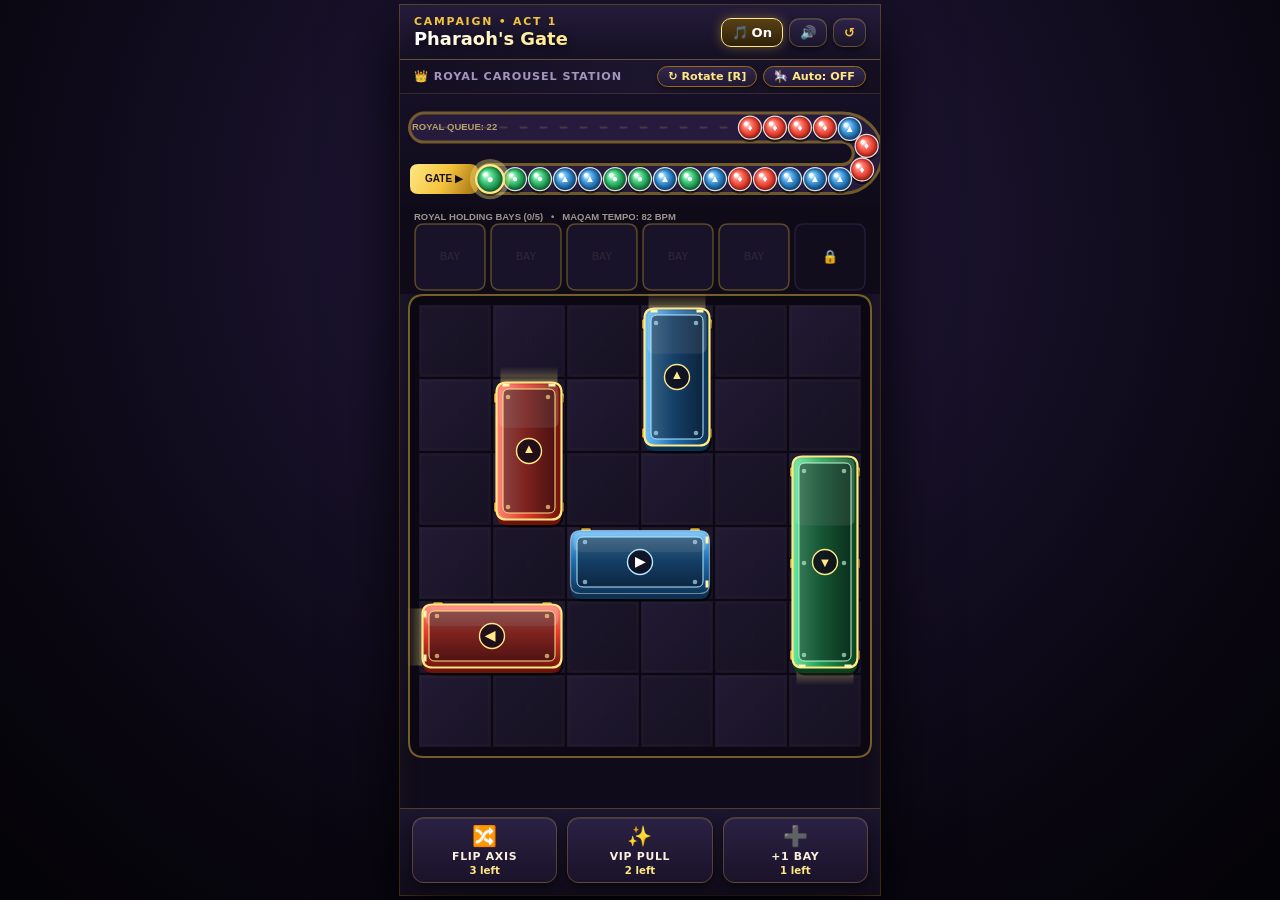
<file: carriage-out/index.html>
<!DOCTYPE html>
<html lang="en">
<head>
  <meta charset="UTF-8">
  <meta name="viewport" content="width=device-width, initial-scale=1.0, maximum-scale=1.0, user-scalable=no">
  <title>Carriage Out — Royal Pharaonic Edition</title>
  <link rel="stylesheet" href="./css/styles.css">
</head>
<body>
  <div id="game-container">
    <header class="royal-header">
      <div class="level-info">
        <span class="level-title" id="stage-indicator">Campaign • Act 1</span>
        <span class="level-name" id="level-title-text">Pharaoh's Gate</span>
      </div>
      <div class="controls-row">
        <button class="btn-icon active" id="btn-music" title="Toggle Pharaonic Soundtrack">
          🎵 <span id="music-lbl">On</span>
        </button>
        <button class="btn-icon" id="btn-sound" title="Toggle Sound FX">🔊</button>
        <button class="btn-icon" id="btn-restart" title="Restart Level">↺</button>
      </div>
    </header>

    <div class="station-bar">
      <span class="station-label">👑 ROYAL CAROUSEL STATION</span>
      <div class="station-actions">
        <button class="queue-btn" id="btn-rotate-queue" title="Cycle front passenger to back">↻ Rotate [R]</button>
        <button class="queue-btn" id="btn-auto-carousel" title="Toggle continuous conveyor">🎠 Auto: OFF</button>
      </div>
    </div>

    <div id="canvas-wrap">
      <canvas id="gameCanvas"></canvas>
    </div>

    <footer class="booster-dock">
      <button class="booster-btn" id="btn-shuffle">
        <span class="booster-icon">🔀</span>
        <span class="booster-name">Flip Axis</span>
        <span class="booster-count" id="count-shuffle">3 left</span>
      </button>
      <button class="booster-btn" id="btn-vip">
        <span class="booster-icon">✨</span>
        <span class="booster-name">VIP Pull</span>
        <span class="booster-count" id="count-vip">2 left</span>
      </button>
      <button class="booster-btn" id="btn-slot">
        <span class="booster-icon">➕</span>
        <span class="booster-name">+1 Bay</span>
        <span class="booster-count" id="count-slot">1 left</span>
      </button>
    </footer>

    <div class="overlay" id="modal-win">
      <div class="card">
        <div class="card-emblem">👑</div>
        <h2>ROYAL CLEAR!</h2>
        <p>Every royal chariot has departed the temple courtyard in triumph!</p>
        <button class="action-btn" id="btn-next-level">Next Royal Level →</button>
      </div>
    </div>

    <div class="overlay" id="modal-lose">
      <div class="card card-danger">
        <div class="card-emblem">⚠️</div>
        <h2>COURTYARD JAMMED!</h2>
        <p>All holding bays are occupied and the gate passenger cannot board.</p>
        <button class="action-btn" id="btn-retry-lose">Try Level Again ↺</button>
        <button class="action-btn secondary" id="btn-free-bay">+ Unlock Extra Bay & Continue</button>
      </div>
    </div>
  </div>

  <script type="module" src="./js/main.js"></script>
</body>
</html>
</file>
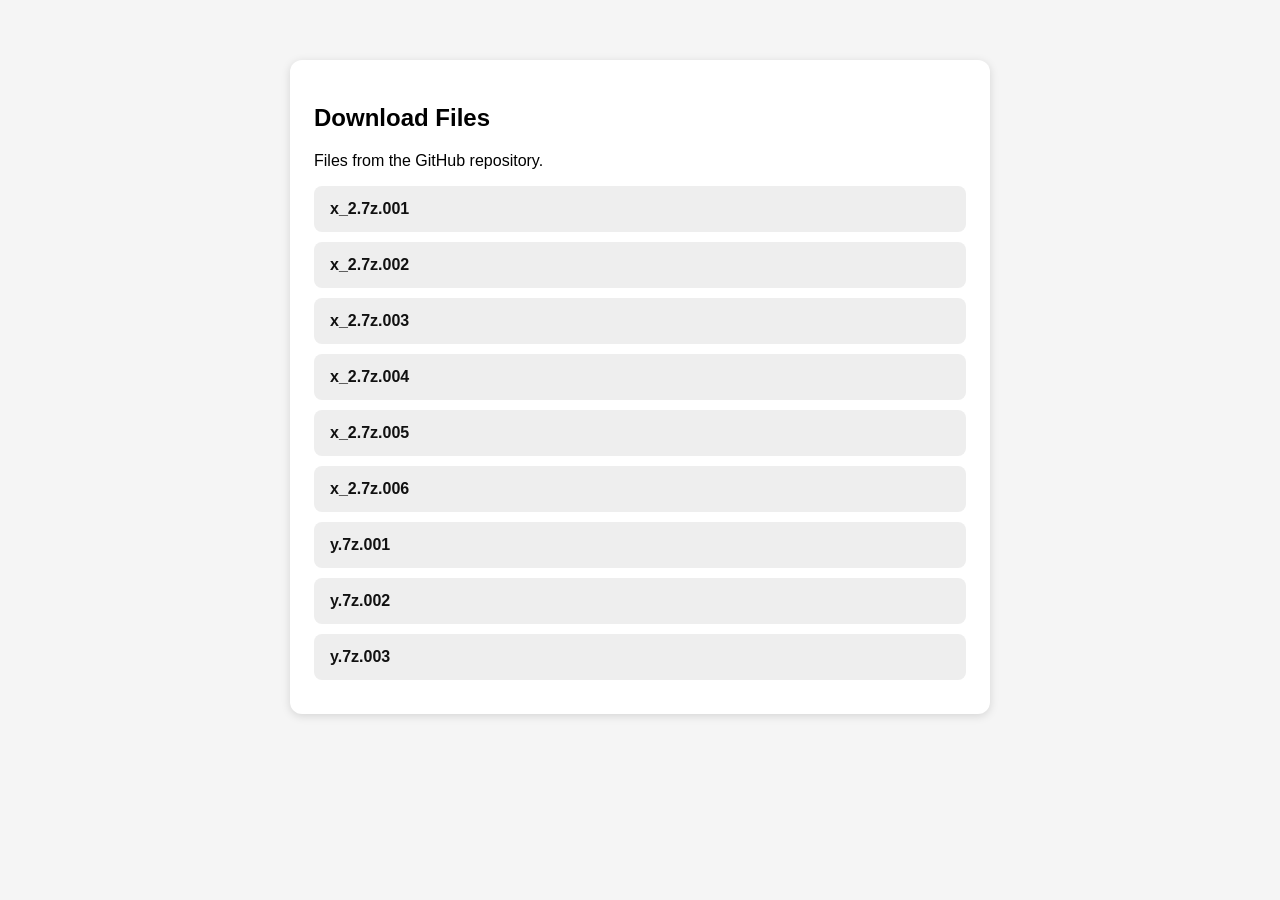
<file: down.html>
<!DOCTYPE html>
<html lang="en">
<head>
<meta charset="UTF-8">
<meta name="viewport" content="width=device-width, initial-scale=1.0">
<title>Download Files</title>
<style>
    body { font-family: Arial, sans-serif; max-width: 700px; margin: 40px auto; padding: 20px; background:#f5f5f5; }
    .card { background:white; padding:24px; border-radius:12px; box-shadow:0 2px 10px #0002; }
    a { display:block; padding:14px 16px; margin:10px 0; background:#eee; border-radius:8px;
        color:#111; text-decoration:none; font-weight:600; }
    a:hover { background:#ddd; }
</style>
</head>
<body>
<div class="card">
<h2>Download Files</h2>
<p>Files from the GitHub repository.</p>
    <a href="https://hossamfarg.github.io/x_2.7z.001" download>x_2.7z.001</a>
    <a href="https://hossamfarg.github.io/x_2.7z.002" download>x_2.7z.002</a>
    <a href="https://hossamfarg.github.io/x_2.7z.003" download>x_2.7z.003</a>
    <a href="https://hossamfarg.github.io/x_2.7z.004" download>x_2.7z.004</a>
    <a href="https://hossamfarg.github.io/x_2.7z.005" download>x_2.7z.005</a>
    <a href="https://hossamfarg.github.io/x_2.7z.006" download>x_2.7z.006</a>
    <a href="https://hossamfarg.github.io/y.7z.001" download>y.7z.001</a>
    <a href="https://hossamfarg.github.io/y.7z.002" download>y.7z.002</a>
    <a href="https://hossamfarg.github.io/y.7z.003" download>y.7z.003</a>
</div>
</body>
</html>
</file>
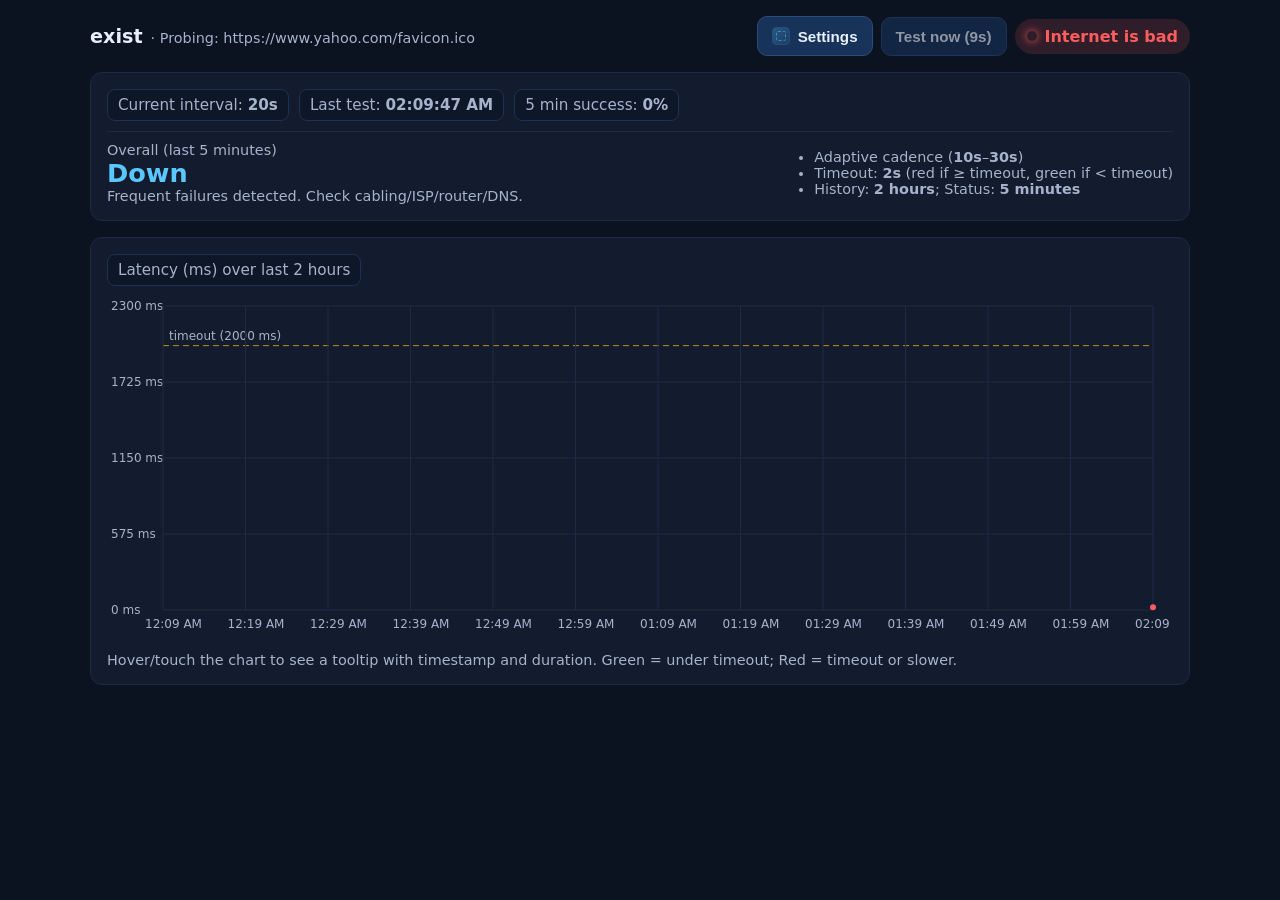
<file: exist.html>
<!DOCTYPE html>
<html lang="en">
<head>
  <meta charset="UTF-8" />
  <title>exist – Probe</title>
  <meta name="viewport" content="width=device-width, initial-scale=1" />
  <style>
    :root {
      --bg: #0b1220; --card: #131c2e; --text: #e8eefc; --muted: #a7b3cc;
      --ok: #21c16b; --warn: #ffb703; --bad: #ff5d5d; --accent: #5ac8ff;
      --grid: #1f2a44; --border: #1e2840;
      --tooltip-bg: #0e1728; --tooltip-border: #203055;
      --btn-bg: #17335a; --btn-border: #2a4c7b;
    }
    /* Base */
    * { box-sizing: border-box; }
    html, body { height: 100%; }
    body {
      margin: 0;
      padding: 16px;
      background: var(--bg);
      color: var(--text);
      font-family: ui-sans-serif, system-ui, -apple-system, Segoe UI, Roboto, "Helvetica Neue", Arial;
    }
    /* Layout */
    .page {
      max-width: 1100px; margin: 0 auto; display: grid; gap: 16px; grid-template-columns: 1fr;
    }
    header {
      display: flex; align-items: center; justify-content: space-between; gap: 12px; flex-wrap: wrap;
    }
    .title {
      display: flex; align-items: baseline; gap: 8px; flex-wrap: wrap;
      font-size: 1.2rem; color: var(--muted);
    }
    .brand { color: var(--text); font-weight: 700; }
    .status-badge {
      display: inline-flex; align-items: center; gap: 8px; padding: 8px 12px; border-radius: 999px; font-weight: 600;
    }
    .status-dot { width: 10px; height: 10px; border-radius: 50%; box-shadow: 0 0 8px currentColor; }
    .badge-healthy { background: color-mix(in srgb, var(--ok) 15%, transparent); color: var(--ok); }
    .badge-unstable { background: color-mix(in srgb, var(--warn) 15%, transparent); color: var(--warn); }
    .badge-down { background: color-mix(in srgb, var(--bad) 15%, transparent); color: var(--bad); }
    .actions { display: flex; gap: 8px; align-items: center; }
    .card {
      background: var(--card); border: 1px solid var(--border); border-radius: 12px; padding: 16px;
    }
    .row { display: flex; flex-wrap: wrap; gap: 10px; align-items: center; }
    .pill {
      background: #0e1728; border: 1px solid #203055; color: var(--muted);
      padding: 6px 10px; border-radius: 8px; font-size: 0.95rem;
    }
    .big { font-size: 1.6rem; font-weight: 700; color: var(--accent); }
    .hint { color: var(--muted); font-size: 0.9rem; }
    .divider { height: 1px; background: var(--border); margin: 10px 0; }
    button {
      background: var(--btn-bg); color: var(--text); border: 1px solid var(--btn-border);
      padding: 10px 14px; border-radius: 10px; cursor: pointer; font-weight: 600; font-size: 0.95rem;
    }
    button:disabled { opacity: 0.6; cursor: not-allowed; }
    .icon-btn { display: inline-flex; align-items: center; gap: 8px; }
    .gear { width: 18px; height: 18px; display: inline-block; border-radius: 4px; background: linear-gradient(135deg,#5ac8ff40,#5ac8ff10); border: 1px solid #2a4c7b; position: relative; }
    .gear:after {
      content: ""; position: absolute; inset: 3px; border-radius: 2px; border: 1px dashed #5ac8ff80;
    }
    /* Keep Test-now width stable when counter appears */
    #testNowBtn { min-width: 110px; }

    /* Canvas */
    .canvas-wrap { position: relative; }
    #historyCanvas { width: 100%; height: 42vh; max-height: 360px; display: block; }
    /* Tooltip */
    .tooltip {
      position: fixed; z-index: 1000; pointer-events: none;
      background: var(--tooltip-bg); color: var(--text);
      border: 1px solid var(--tooltip-border); border-radius: 8px;
      padding: 6px 8px; font-size: 12px; box-shadow: 0 6px 16px rgba(0,0,0,0.35);
      white-space: nowrap; transform: translate(8px, 8px);
    }
    /* Modal (Settings) */
    .modal-backdrop {
      position: fixed; inset: 0; background: rgba(0,0,0,0.45); backdrop-filter: blur(2px);
      display: none; align-items: center; justify-content: center; z-index: 2000;
    }
    .modal-backdrop.show { display: flex; }
    .modal {
      background: var(--card); border: 1px solid var(--border); border-radius: 14px;
      width: 96vw; max-width: 640px; max-height: 88vh; overflow: auto;
      padding: 16px;
      box-shadow: 0 10px 30px rgba(0,0,0,0.45);
    }
    .modal header { display: flex; justify-content: space-between; align-items: center; margin-bottom: 8px; }
    .modal h3 { margin: 0; font-size: 1.1rem; }
    .form-grid {
      display: grid; gap: 10px; grid-template-columns: 1fr 1fr;
    }
    .form-row { display: flex; flex-direction: column; gap: 6px; }
    label { color: var(--muted); font-size: 0.9rem; }
    input[type="text"], input[type="number"] {
      background: #0e1728; color: var(--text); border: 1px solid #203055;
      padding: 10px; border-radius: 10px; width: 100%;
    }
    .modal .actions { justify-content: flex-end; margin-top: 8px; gap: 8px; }
    .danger { background: #4a1f1f; border-color: #803333; }
    .secondary { background: #0e1728; border-color: #203055; }
    /* Mobile */
    @media (max-width: 640px) {
      body { padding: 12px; }
      .big { font-size: 1.35rem; }
      button { padding: 10px 12px; font-size: 0.95rem; }
      .pill { font-size: 0.9rem; }
      .form-grid { grid-template-columns: 1fr; }
      #historyCanvas { height: 46vh; max-height: 420px; }
      header .actions { width: 100%; justify-content: flex-start; }
    }
  </style>
</head>
<body>
  <div class="page">
    <header>
      <div class="title">
        <span class="brand">exist</span>
        <span class="hint">· Probing: <span id="probeUrlLabel">https://www.yahoo.com/favicon.ico</span></span>
      </div>
      <div class="actions">
        <button id="settingsBtn" class="icon-btn" title="Open settings">
          <span class="gear"></span><span>Settings</span>
        </button>
        <button id="testNowBtn" title="Run a test immediately">Test now</button>
        <div id="statusBadge" class="status-badge badge-down" aria-live="polite">
          <span class="status-dot" id="statusDot"></span>
          <span id="statusText">Starting…</span>
        </div>
      </div>
    </header>
    <!-- Summary -->
    <section class="card">
      <div class="row">
        <div class="pill">Current interval: <strong id="intervalText">–</strong></div>
        <div class="pill">Last test: <strong id="lastTestText">–</strong></div>
        <div class="pill"><span id="statusWindowLabel">5‑min</span> success: <strong id="fiveMinSuccess">–</strong></div>
      </div>
      <div class="divider"></div>
      <div class="row" style="justify-content: space-between;">
        <div>
          <div class="hint">Overall (<span id="overallWindowLabel">last 5 minutes</span>)</div>
          <div class="big" id="overallLabel">Calculating…</div>
          <div class="hint" id="adviceText"></div>
        </div>
        <div class="hint">
          <ul style="margin:0; padding-left: 18px;">
            <li>Adaptive cadence (<strong id="notesMin">10s</strong>–<strong id="notesMax">30s</strong>)</li>
            <li>Timeout: <strong id="notesTimeout">2s</strong> (red if ≥ timeout, green if &lt; timeout)</li>
            <li>History: <strong id="notesHistory">2 hours</strong>; Status: <strong id="notesStatus">5 minutes</strong></li>
          </ul>
        </div>
      </div>
    </section>
    <!-- Chart -->
    <section class="card">
      <div class="row">
        <div class="pill">Latency (ms) over <span id="historyWindowLabel">last 2 hours</span></div>
      </div>
      <div class="canvas-wrap">
        <canvas id="historyCanvas"></canvas>
      </div>
      <div class="hint" style="margin-top:6px;">
        Hover/touch the chart to see a tooltip with timestamp and duration. Green = under timeout; Red = timeout or slower.
      </div>
    </section>
  </div>
  <!-- Tooltip -->
  <div id="tooltip" class="tooltip" style="display:none;"></div>
  <!-- Settings Modal -->
  <div id="modalBackdrop" class="modal-backdrop" aria-hidden="true" role="dialog" aria-modal="true">
    <div class="modal" role="document">
      <header>
        <h3>exist — Settings</h3>
        <button id="closeSettingsBtn" class="secondary" title="Close">Close</button>
      </header>
      <div class="form-grid">
        <div class="form-row">
          <label for="urlInput">Probe URL</label>
          <input id="urlInput" type="text" placeholder="https://example.com/favicon.ico or example.com" />
        </div>
        <div class="form-row">
          <label for="timeoutInput">Timeout (seconds)</label>
          <input id="timeoutInput" type="number" min="0.1" step="0.1" />
        </div>
        <div class="form-row">
          <label for="minIntervalInput">Min interval (seconds)</label>
          <input id="minIntervalInput" type="number" min="1" step="1" />
        </div>
        <div class="form-row">
          <label for="maxIntervalInput">Max interval (seconds)</label>
          <input id="maxIntervalInput" type="number" min="1" step="1" />
        </div>
        <div class="form-row">
          <label for="historyHoursInput">History window (hours)</label>
          <input id="historyHoursInput" type="number" min="0.1" step="0.1" />
        </div>
        <div class="form-row">
          <label for="statusMinutesInput">Status window (minutes)</label>
          <input id="statusMinutesInput" type="number" min="1" step="1" />
        </div>
      </div>
      <div class="actions">
        <button id="resetDefaultsBtn" class="secondary" title="Reset to defaults">Reset defaults</button>
        <button id="clearBtn" class="danger" title="Clear stored history">Clear history</button>
        <button id="saveSettingsBtn" title="Save settings">Save</button>
      </div>
    </div>
  </div>
  <script>
    // ===================== Logging subsystem =====================
    const qp = new URLSearchParams(location.search);
    const LOG_LEVEL = (qp.get("log") || "info").toLowerCase(); // debug|info|warn|error
    const TRACE = qp.get("trace") === "1";
    const NET = qp.get("net") === "1";
    const LEVELS = { debug: 10, info: 20, warn: 30, error: 40 };
    const curLevel = LEVELS[LOG_LEVEL] ?? LEVELS.info;
    const fmtTime = () => new Date().toISOString();
    const styles = {
      base: "padding:1px 6px;border-radius:6px;color:#fff;font-weight:700",
      debug: "background:#6b7280", info: "background:#2563eb", warn: "background:#f59e0b", error: "background:#dc2626"
    };
    function logAt(level, tag, msg, ...rest) {
      if (LEVELS[level] < curLevel) return;
      const s = styles[level] || styles.info; const t = fmtTime();
      const fn = level === "error" ? console.error
        : level === "warn" ? console.warn
        : level === "debug" ? console.debug
        : console.log;
      try { fn(`%c${tag} ${t} — ${msg}`, `${styles.base};${s}`, ...rest); }
      catch { console.log(`[${tag}] ${t} — ${msg}`, ...rest); }
    }
    const LOG = {
      debug: (msg, ...rest) => logAt("debug", "DEBUG", msg, ...rest),
      info:  (msg, ...rest) => logAt("info",  "INFO",  msg, ...rest),
      warn:  (msg, ...rest) => logAt("warn",  "WARN",  msg, ...rest),
      error: (msg, ...rest) => logAt("error", "ERROR", msg, ...rest),
      group: (label) => { if (TRACE) console.group?.(label); },
      groupEnd: () => { if (TRACE) console.groupEnd?.(); },
      time: (label) => { if (NET) console.time?.(label); },
      timeEnd: (label) => { if (NET) console.timeEnd?.(label); },
    };
    LOG.info(`Booting exist (level=${LOG_LEVEL}, trace=${TRACE}, net=${NET})`);
    // ----------------------- Config (defaults) -----------------------
    const DEFAULTS = {
      probeUrl: "https://www.yahoo.com/favicon.ico",
      minSec: 10,
      maxSec: 30,
      timeoutSec: 2,
      historyHours: 2,
      statusMinutes: 5
    };
    const STORAGE_KEY = "internetMonitorHistoryV1";
    const SETTINGS_KEY = "internetMonitorSettingsV1";
    const STATUS_THRESHOLDS = { healthy: 0.90, unstable: 0.60 };
    // -------------------------- State --------------------------
    let timerId = null;
    let lastRunAt = 0;
    let cooldownTimerId = null; // <--- NEW
    let history = loadHistory();
    let settings = loadSettings();
    let probeUrl = settings?.probeUrl ?? DEFAULTS.probeUrl;
    let minIntervalMs = (settings?.minIntervalMs ?? DEFAULTS.minSec * 1000);
    let maxIntervalMs = (settings?.maxIntervalMs ?? DEFAULTS.maxSec * 1000);
    let timeoutMs = (settings?.timeoutMs ?? DEFAULTS.timeoutSec * 1000);
    let historyWindowMs = (settings?.historyWindowMs ?? DEFAULTS.historyHours * 3600000);
    let statusWindowMs = (settings?.statusWindowMs ?? DEFAULTS.statusMinutes * 60000);
    let currentInterval = clamp(Math.round((minIntervalMs + maxIntervalMs) / 2), minIntervalMs, maxIntervalMs);
    // ---------------------------- DOM ----------------------------
    const intervalText = document.getElementById("intervalText");
    const lastTestText = document.getElementById("lastTestText");
    const fiveMinSuccess = document.getElementById("fiveMinSuccess");
    const statusText = document.getElementById("statusText");
    const statusBadge = document.getElementById("statusBadge");
    const statusDot = document.getElementById("statusDot");
    const testNowBtn = document.getElementById("testNowBtn");
    const overallLabel = document.getElementById("overallLabel");
    const adviceText = document.getElementById("adviceText");
    const historyCanvas = document.getElementById("historyCanvas");
    const tooltipEl = document.getElementById("tooltip");
    const probeUrlLabel = document.getElementById("probeUrlLabel");
    const notesMin = document.getElementById("notesMin");
    const notesMax = document.getElementById("notesMax");
    const notesTimeout = document.getElementById("notesTimeout");
    const notesHistory = document.getElementById("notesHistory");
    const notesStatus = document.getElementById("notesStatus");
    const statusWindowLabel = document.getElementById("statusWindowLabel");
    const overallWindowLabel = document.getElementById("overallWindowLabel");
    const historyWindowLabel = document.getElementById("historyWindowLabel");
    // Settings modal elements
    const modalBackdrop = document.getElementById("modalBackdrop");
    const settingsBtn = document.getElementById("settingsBtn");
    const closeSettingsBtn = document.getElementById("closeSettingsBtn");
    const saveSettingsBtn = document.getElementById("saveSettingsBtn");
    const resetDefaultsBtn = document.getElementById("resetDefaultsBtn");
    const urlInput = document.getElementById("urlInput");
    const timeoutInput = document.getElementById("timeoutInput");
    const minIntervalInput = document.getElementById("minIntervalInput");
    const maxIntervalInput = document.getElementById("maxIntervalInput");
    const historyHoursInput = document.getElementById("historyHoursInput");
    const statusMinutesInput = document.getElementById("statusMinutesInput");
    const clearBtn = document.getElementById("clearBtn");
    const ctx = historyCanvas.getContext("2d");
    // Initialize labels & modal values
    probeUrlLabel.textContent = probeUrl;
    fillSettingsForm();
    refreshNotesAndWindowLabels();

    // -------------------------- Utilities --------------------------
    function clamp(v, lo, hi) { return Math.max(lo, Math.min(hi, v)); }
    function msToHuman(ms) { return Math.round(ms / 1000) + "s"; }
    function humanizeWindow(ms) {
      if (ms >= 3600000) {
        const h = (ms / 3600000);
        return (h % 1 === 0 ? h.toFixed(0) : h.toFixed(1)) + " hours";
      } else {
        return Math.round(ms / 60000) + " minutes";
      }
    }
    function humanizeShort(ms) {
      if (ms >= 3600000) return (ms/3600000).toFixed(1) + " h";
      if (ms >= 60000) return Math.round(ms/60000) + " min";
      return Math.round(ms/1000) + " s";
    }
    function formatTime(ts) {
      const d = new Date(ts);
      return d.toLocaleTimeString([], { hour: "2-digit", minute: "2-digit", second: "2-digit" });
    }
    function saveHistory() {
      try { localStorage.setItem(STORAGE_KEY, JSON.stringify(history)); }
      catch (e) { LOG.error("Failed to save history to localStorage", e); }
    }
    function loadHistory() {
      try {
        const raw = localStorage.getItem(STORAGE_KEY);
        if (!raw) { LOG.info("No saved history found"); return []; }
        const parsed = JSON.parse(raw);
        const filtered = Array.isArray(parsed) ? parsed.filter(p => typeof p.t === "number" && typeof p.ok === "boolean") : [];
        LOG.info(`Loaded ${filtered.length} history points from storage`);
        return filtered;
      } catch (e) { LOG.error("Failed to load/parse history from localStorage", e); return []; }
    }
    function loadSettings() {
      try {
        const raw = localStorage.getItem(SETTINGS_KEY);
        if (!raw) return {};
        const parsed = JSON.parse(raw);
        return (parsed && typeof parsed === "object") ? parsed : {};
      } catch (e) {
        LOG.error("Failed to load settings", e);
        return {};
      }
    }
    function saveSettings() {
      try {
        localStorage.setItem(SETTINGS_KEY, JSON.stringify({
          probeUrl, minIntervalMs, maxIntervalMs, timeoutMs, historyWindowMs, statusWindowMs
        }));
      } catch (e) { LOG.error("Failed to save settings", e); }
    }
    function trimHistory(now = Date.now()) {
      const cutoff = now - historyWindowMs;
      const before = history.length;
      history = history.filter(p => p.t >= cutoff);
      const removed = before - history.length;
      if (removed > 0) LOG.debug(`Trimmed ${removed} points older than ${new Date(cutoff).toISOString()}`);
    }
    function refreshNotesAndWindowLabels() {
      notesMin.textContent = `${Math.round(minIntervalMs/1000)}s`;
      notesMax.textContent = `${Math.round(maxIntervalMs/1000)}s`;
      notesTimeout.textContent = `${+(timeoutMs/1000).toFixed(1)}s`;
      notesHistory.textContent = humanizeWindow(historyWindowMs);
      notesStatus.textContent = humanizeWindow(statusWindowMs);
      statusWindowLabel.textContent = humanizeShort(statusWindowMs);
      overallWindowLabel.textContent = `last ${humanizeWindow(statusWindowMs)}`;
      historyWindowLabel.textContent = `last ${humanizeWindow(historyWindowMs)}`;
    }
    // Normalize user input into a usable URL
    function normalizeProbeUrl(input) {
      if (!input) return null;
      let s = (input + "").trim();
      if (!s) return null;
      if (!/^https?:\/\//i.test(s)) s = "https://" + s; // default to https
      let urlObj;
      try { urlObj = new URL(s); }
      catch (e) { LOG.error("Invalid URL entered", s, e); return null; }
      if (!urlObj.pathname || urlObj.pathname === "/") urlObj.pathname = "/favicon.ico"; // default path
      urlObj.hash = "";
      return urlObj.toString();
    }
    function setProbeUrl(newUrlStr) {
      const normalized = normalizeProbeUrl(newUrlStr);
      if (!normalized) { LOG.warn("Probe URL not changed – invalid input"); return false; }
      probeUrl = normalized;
      probeUrlLabel.textContent = probeUrl;
      saveSettings();
      LOG.info("Probe URL updated", { probeUrl });
      // Reset cadence to midpoint within current bounds
      currentInterval = clamp(Math.round((minIntervalMs + maxIntervalMs)/2), minIntervalMs, maxIntervalMs);
      clearTimeout(timerId);
      scheduleNext(0, "url-change");
      return true;
    }

    // ---------- Test-now cooldown (NEW) ----------
    function msUntilAllowed() {
      const elapsed = Date.now() - (lastRunAt || 0);
      return Math.max(0, (minIntervalMs || 0) - elapsed);
    }
    function startTestCooldown() {
      stopTestCooldown();
      const update = () => {
        const remain = msUntilAllowed();
        if (remain <= 0) {
          testNowBtn.disabled = false;
          testNowBtn.textContent = 'Test now';
          testNowBtn.setAttribute('aria-disabled', 'false');
          testNowBtn.title = 'Run a test immediately';
          stopTestCooldown();
          return;
        }
        const s = Math.ceil(remain / 1000);
        testNowBtn.disabled = true;
        testNowBtn.textContent = `Test now (${s}s)`;
        testNowBtn.setAttribute('aria-disabled', 'true');
        testNowBtn.title = `Available in ${s}s`;
      };
      update();
      cooldownTimerId = setInterval(update, 250);
    }
    function stopTestCooldown() {
      if (cooldownTimerId !== null) {
        clearInterval(cooldownTimerId);
        cooldownTimerId = null;
      }
    }

    // ---------------- Probe (fetch + timeout, no-cors) ----------------
    async function probeOnce() {
      LOG.group("probeOnce()");
      const label = "probeOnce-duration";
      const start = performance.now();
      const controller = new AbortController();
      const to = setTimeout(() => controller.abort(), timeoutMs);
      const src = probeUrl + (probeUrl.includes("?") ? "&" : "?") + "_=" + Date.now();
      try {
        if (NET) LOG.time(label);
        LOG.debug("Starting fetch probe", { url: src, timeoutMs });
        await fetch(src, { mode: "no-cors", signal: controller.signal });
        const duration = performance.now() - start;
        clearTimeout(to);
        if (NET) LOG.timeEnd(label);
        LOG.info(`Probe success in ${Math.round(duration)} ms`);
        LOG.groupEnd();
        return { ok: true, duration };
      } catch (err) {
        const duration = performance.now() - start;
        clearTimeout(to);
        if (NET) LOG.timeEnd(label);
        const isAbort = err && (err.name === "AbortError" || err.code === 20);
        LOG.warn(`Probe ${isAbort ? "timeout" : "error"} after ${Math.round(duration)} ms`, err);
        LOG.groupEnd();
        return { ok: false, duration, error: isAbort ? "timeout" : "error" };
      }
    }

    // ------------------------- Scheduling -------------------------
    function scheduleNext(delay = currentInterval, reason = "normal") {
      clearTimeout(timerId);
      LOG.debug(`Scheduling next run in ${delay} ms (reason=${reason})`);
      timerId = setTimeout(runOnce, delay);
    }
    function adjustInterval(ok) {
      const before = currentInterval;
      if (!ok) {
        currentInterval = Math.max(minIntervalMs, Math.round(currentInterval * 0.70));
      } else {
        currentInterval = Math.min(maxIntervalMs, Math.round(currentInterval * 1.18 + 500));
      }
      LOG.info(`Cadence ${ok ? "backoff" : "tighten"}: ${before} → ${currentInterval} ms (bounds ${minIntervalMs}..${maxIntervalMs})`);
    }

    // ---------------------- Status (windowed) ----------------------
    function getWindowStats(now = Date.now()) {
      const cutoff = now - statusWindowMs;
      const windowData = history.filter(p => p.t >= cutoff);
      const n = windowData.length;
      const succ = windowData.reduce((a, p) => a + (p.ok ? 1 : 0), 0);
      const rate = n ? succ / n : 0;
      let label = "Down", badgeClass = "badge-down", tip = "Frequent failures detected. Check cabling/ISP/router/DNS.";
      if (rate >= STATUS_THRESHOLDS.healthy) { label = "Healthy"; badgeClass = "badge-healthy"; tip = "Connectivity looks solid."; }
      else if (rate >= STATUS_THRESHOLDS.unstable) { label = "Unstable"; badgeClass = "badge-unstable"; tip = "Intermittent issues observed. Monitor closely."; }
      LOG.debug(`Status window stats: n=${n}, succ=${succ}, rate=${(rate*100).toFixed(1)}%, label=${label}`);
      return { n, succ, rate, label, badgeClass, tip };
    }

    // --------------- Canvas Chart: latency (ms) ----------------
    function drawHistoryChart() {
      const wCss = historyCanvas.clientWidth || 800;
      const hCss = historyCanvas.clientHeight || Math.min(360, Math.round(window.innerHeight * 0.42));
      const dpr = window.devicePixelRatio || 1;
      historyCanvas.width = Math.max(1, Math.floor(wCss * dpr));
      historyCanvas.height = Math.max(1, Math.floor(hCss * dpr));
      ctx.setTransform(dpr, 0, 0, dpr, 0, 0);
      const w = wCss, h = hCss;
      const padLeft = 56, padRight = 20, padTop = 20, padBottom = 36;
      const plotW = w - padLeft - padRight;
      const plotH = h - padTop - padBottom;
      ctx.clearRect(0, 0, w, h);
      const gridColor = getComputedStyle(document.documentElement).getPropertyValue('--grid').trim() || '#1f2a44';
      const textColor = getComputedStyle(document.documentElement).getPropertyValue('--muted').trim() || '#a7b3cc';
      // Time window
      const now = Date.now();
      const startTs = now - historyWindowMs;
      // Determine y-range from data and timeout
      let maxLatency = timeoutMs;
      for (const p of history) {
        if (p.t < startTs) continue;
        if (p.t > now) break;
        maxLatency = Math.max(maxLatency, p.dt || 0);
      }
      const yMax = Math.max(100, Math.ceil(maxLatency * 1.15));
      const yMin = 0;
      // Grid: horizontal ms lines (4 ticks)
      ctx.strokeStyle = gridColor; ctx.lineWidth = 1;
      ctx.fillStyle = textColor; ctx.font = '12px system-ui';
      const yTicks = 4;
      for (let i = 0; i <= yTicks; i++) {
        const v = yMin + (i * (yMax - yMin) / yTicks);
        const y = padTop + (1 - (v - yMin) / (yMax - yMin)) * plotH;
        ctx.beginPath(); ctx.moveTo(padLeft, y); ctx.lineTo(padLeft + plotW, y); ctx.stroke();
        ctx.fillText(`${Math.round(v)} ms`, 4, y + 4);
      }
      // Timeout threshold line
      const yThresh = padTop + (1 - (timeoutMs - yMin) / (yMax - yMin)) * plotH;
      ctx.strokeStyle = 'rgba(255, 183, 3, 0.75)';
      ctx.setLineDash([6, 4]);
      ctx.beginPath(); ctx.moveTo(padLeft, yThresh); ctx.lineTo(padLeft + plotW, yThresh); ctx.stroke();
      ctx.setLineDash([]);
      ctx.fillStyle = textColor; ctx.fillText(`timeout (${Math.round(timeoutMs)} ms)`, padLeft + 6, yThresh - 6);
      // X grid: dynamic step
      const mins = historyWindowMs / 60000;
      let stepMin = 10;
      if (mins <= 15) stepMin = 2;
      else if (mins <= 30) stepMin = 5;
      else if (mins <= 60) stepMin = 10;
      else if (mins <= 120) stepMin = 10;
      else stepMin = 30;
      for (let m = 0; m <= Math.ceil(mins); m += stepMin) {
        const ts = startTs + m * 60000;
        const x = padLeft + ((ts - startTs) / historyWindowMs) * plotW;
        ctx.strokeStyle = gridColor;
        ctx.beginPath(); ctx.moveTo(x, padTop); ctx.lineTo(x, padTop + plotH); ctx.stroke();
        ctx.fillStyle = textColor;
        const timeStr = new Date(ts).toLocaleTimeString([], { hour: '2-digit', minute: '2-digit' });
        ctx.fillText(timeStr, x - 18, padTop + plotH + 18);
      }
      const xForTs = (ts) => padLeft + ((ts - startTs) / historyWindowMs) * plotW;
      const yForMs = (ms) => padTop + (1 - (ms - yMin) / (yMax - yMin)) * plotH;
      // Draw line & markers
      ctx.lineWidth = 2;
      let prevX = null, prevY = null;
      for (let i = 0; i < history.length; i++) {
        const p = history[i];
        if (p.t < startTs) continue;
        const x = xForTs(p.t);
        if (x < padLeft) continue;
        if (x > padLeft + plotW) break;
        const ms = Math.max(0, p.dt || 0);
        const y = yForMs(ms);
        const good = p.ok && ms < timeoutMs;
        if (prevX !== null && prevY !== null) {
          ctx.strokeStyle = good ? '#21c16b' : '#ff5d5d';
          ctx.beginPath();
          ctx.moveTo(prevX, prevY);
          ctx.lineTo(x, y);
          ctx.stroke();
        }
        ctx.fillStyle = good ? '#21c16b' : '#ff5d5d';
        ctx.beginPath(); ctx.arc(x, y, 3, 0, Math.PI * 2); ctx.fill();
        prevX = x; prevY = y;
      }
      // Tooltip
      function showTooltip(clientX, clientY) {
        const rect = historyCanvas.getBoundingClientRect();
        const xCss = clientX - rect.left;
        const yCss = clientY - rect.top;
        const xPlot = xCss - padLeft;
        const yPlot = yCss - padTop;
        if (xPlot < 0 || xPlot > plotW || yPlot < 0 || yPlot > plotH) {
          tooltipEl.style.display = 'none'; return;
        }
        const ts = startTs + (xPlot / plotW) * historyWindowMs;
        let nearest = null, best = Infinity, nX = null, nY = null;
        for (const p of history) {
          const diff = Math.abs(p.t - ts);
          if (diff < best) { best = diff; nearest = p; nX = xForTs(p.t); nY = yForMs(Math.max(0, p.dt || 0)); }
        }
        if (!nearest) { tooltipEl.style.display = 'none'; return; }
        const ms = Math.max(0, nearest.dt || 0);
        const good = nearest.ok && ms < timeoutMs;
        tooltipEl.textContent = `${formatTime(nearest.t)} — ${good ? "Success" : "Failure"} (${Math.round(ms)} ms)`;
        tooltipEl.style.display = 'block';
        tooltipEl.style.left = `${clientX + 8}px`;
        tooltipEl.style.top = `${clientY + 8}px`;
        // Crosshair
        drawHistoryChart();
        ctx.save();
        ctx.strokeStyle = 'rgba(90,200,255,0.35)';
        ctx.setLineDash([4, 4]);
        ctx.beginPath();
        ctx.moveTo(nX, padTop); ctx.lineTo(nX, padTop + plotH);
        ctx.moveTo(padLeft, nY); ctx.lineTo(padLeft + plotW, nY);
        ctx.stroke();
        ctx.restore();
      }
      historyCanvas.onmousemove = (ev) => showTooltip(ev.clientX, ev.clientY);
      historyCanvas.onmouseleave = () => { tooltipEl.style.display = 'none'; drawHistoryChart(); };
      historyCanvas.ontouchstart = (ev) => { if (ev.touches && ev.touches[0]) showTooltip(ev.touches[0].clientX, ev.touches[0].clientY); };
      historyCanvas.ontouchmove = (ev) => { if (ev.touches && ev.touches[0]) showTooltip(ev.touches[0].clientX, ev.touches[0].clientY); };
      historyCanvas.ontouchend = () => { tooltipEl.style.display = 'none'; drawHistoryChart(); };
    }

    // ----------------------------- UI -----------------------------
    function updateUI(lastPoint = null) {
      LOG.group("updateUI()");
      const now = Date.now();
      trimHistory(now);
      saveHistory();
      intervalText.textContent = msToHuman(currentInterval);
      lastTestText.textContent = lastPoint ? formatTime(lastPoint.t) : (history.length ? formatTime(history.at(-1).t) : "–");
      const { rate, label, badgeClass, tip, n } = getWindowStats(now);
      fiveMinSuccess.textContent = n ? Math.round(rate * 100) + "%" : "No data";
      const prevLabel = overallLabel.textContent;
      overallLabel.textContent = label;
      adviceText.textContent = tip;
      statusBadge.classList.remove("badge-healthy", "badge-unstable", "badge-down");
      statusBadge.classList.add(badgeClass);
      const last = lastPoint || history.at(-1);
      if (last) {
        const good = last.ok && (last.dt || 0) < timeoutMs;
        statusText.textContent = good ? "Internet is working" : "Internet is bad";
        statusDot.style.color = good ? "var(--ok)" : "var(--bad)";
      } else {
        statusText.textContent = "Waiting for first result…";
        statusDot.style.color = "var(--warn)";
      }
      if (prevLabel && prevLabel !== label) LOG.info(`Overall label changed: ${prevLabel} → ${label}`);
      drawHistoryChart();
      LOG.groupEnd();
    }

    // ----------------------------- Run Loop -----------------------------
    async function runOnce() {
      LOG.group("runOnce()");
      const now = Date.now();
      const since = now - lastRunAt;
      if (lastRunAt && since < minIntervalMs) {
        const wait = minIntervalMs - since;
        LOG.warn(`Throttled: last run ${since} ms ago, waiting ${wait} ms`);
        scheduleNext(wait, "throttled");
        LOG.groupEnd();
        return;
      }
      lastRunAt = now; // sets baseline for cooldown
      const res = await probeOnce();
      const point = { t: Date.now(), ok: !!res.ok, dt: Math.round(res.duration) };
      history.push(point);
      LOG.info(`Result: ${point.ok ? "SUCCESS" : "FAIL"} (${point.dt} ms) @ ${new Date(point.t).toISOString()}`);
      updateUI(point);
      startTestCooldown();                 // <--- NEW: reflect new baseline immediately
      adjustInterval(point.ok);
      scheduleNext(currentInterval, "post-run");
      LOG.groupEnd();
    }

    // ----------------------- Modal (Settings) -----------------------
    function openSettings() {
      fillSettingsForm();
      modalBackdrop.classList.add("show");
      modalBackdrop.setAttribute("aria-hidden", "false");
    }
    function closeSettings() {
      modalBackdrop.classList.remove("show");
      modalBackdrop.setAttribute("aria-hidden", "true");
    }
    function fillSettingsForm() {
      urlInput.value = probeUrl;
      timeoutInput.value = +(timeoutMs / 1000).toFixed(1);
      minIntervalInput.value = Math.round(minIntervalMs / 1000);
      maxIntervalInput.value = Math.round(maxIntervalMs / 1000);
      historyHoursInput.value = +(historyWindowMs / 3600000).toFixed(1);
      statusMinutesInput.value = Math.round(statusWindowMs / 60000);
    }
    function applySettingsFromForm() {
      // Validate & apply
      const newUrl = urlInput.value;
      const tSec = Number(timeoutInput.value);
      const minSec = Number(minIntervalInput.value);
      const maxSec = Number(maxIntervalInput.value);
      const hHours = Number(historyHoursInput.value);
      const sMin = Number(statusMinutesInput.value);
      if (!newUrl
        || !Number.isFinite(tSec) || tSec <= 0
        || !Number.isFinite(minSec) || minSec <= 0
        || !Number.isFinite(maxSec) || maxSec <= 0
        || !Number.isFinite(hHours) || hHours <= 0
        || !Number.isFinite(sMin) || sMin <= 0) {
        alert("Please enter valid positive values for all settings."); return false;
      }
      if (maxSec < minSec) {
        alert("Max interval must be greater than or equal to Min interval."); return false;
      }
      // URL
      setProbeUrl(newUrl);
      // Limits
      minIntervalMs = Math.round(minSec * 1000);
      maxIntervalMs = Math.round(maxSec * 1000);
      currentInterval = clamp(currentInterval, minIntervalMs, maxIntervalMs);
      // Windows
      timeoutMs = Math.round(tSec * 1000);
      historyWindowMs = Math.round(hHours * 3600000);
      statusWindowMs = Math.round(sMin * 60000);
      saveSettings();
      refreshNotesAndWindowLabels();
      startTestCooldown();                 // <--- NEW: recompute countdown after min change
      // Trim/redraw/reschedule
      updateUI();
      clearTimeout(timerId);
      scheduleNext(0, "settings-change");
      return true;
    }
    function resetDefaults() {
      setProbeUrl(DEFAULTS.probeUrl);
      minIntervalMs = DEFAULTS.minSec * 1000;
      maxIntervalMs = DEFAULTS.maxSec * 1000;
      timeoutMs = DEFAULTS.timeoutSec * 1000;
      historyWindowMs = DEFAULTS.historyHours * 3600000;
      statusWindowMs = DEFAULTS.statusMinutes * 60000;
      currentInterval = clamp(Math.round((minIntervalMs + maxIntervalMs)/2), minIntervalMs, maxIntervalMs);
      saveSettings();
      refreshNotesAndWindowLabels();
      fillSettingsForm();
      updateUI();
      startTestCooldown();                 // <--- NEW: reflect defaults immediately
      clearTimeout(timerId);
      scheduleNext(0, "reset-defaults");
    }

    // --------------------------- Events ---------------------------
    function wireEvents() {
      // Main actions
      testNowBtn.addEventListener("click", () => {
        LOG.info("Manual 'Test now' clicked");
        if (msUntilAllowed() > 0) {
          LOG.warn("Manual test throttled due to min-interval guard");
          startTestCooldown(); // show live countdown
          return;
        }
        clearTimeout(timerId);
        // visual feedback while running
        testNowBtn.disabled = true;
        testNowBtn.textContent = 'Testing…';
        testNowBtn.setAttribute('aria-disabled', 'true');
        runOnce();
      });
      // Modal actions
      settingsBtn.addEventListener("click", openSettings);
      closeSettingsBtn.addEventListener("click", closeSettings);
      modalBackdrop.addEventListener("click", (e) => {
        if (e.target === modalBackdrop) closeSettings();
      });
      document.addEventListener("keydown", (e) => {
        if (modalBackdrop.classList.contains("show") && e.key === "Escape") closeSettings();
      });
      saveSettingsBtn.addEventListener("click", () => { if (applySettingsFromForm()) closeSettings(); });
      resetDefaultsBtn.addEventListener("click", resetDefaults);
      clearBtn.addEventListener("click", () => {
        LOG.warn("Clear history requested");
        if (!confirm("Clear monitoring history stored locally (within your history window)?")) {
          LOG.info("Clear history cancelled by user"); return;
        }
        history = []; saveHistory(); updateUI(); LOG.info("History cleared");
      });
      // Responsive redraw
      window.addEventListener("resize", () => {
        LOG.debug("Window resized — redrawing chart");
        drawHistoryChart();
      });
    }

    // --------------------------- Start ---------------------------
    window.addEventListener("load", () => {
      LOG.group("boot()");
      wireEvents();
      updateUI();
      startTestCooldown();               // <--- NEW: initialize button state
      scheduleNext(0, "boot");
      LOG.groupEnd();
    });
  </script>
</body>
</html>
</file>
<file: carriage-out/css/styles.css>
:root {
  --bg-obsidian: #07050c;
  --lapis-deep: #140f24;
  --lapis-surface: #211936;
  --gold-bright: #ffe885;
  --gold-primary: #f5c43d;
  --gold-bronze: #9e6d10;
  --crimson: #ff4757;
  --text-ivory: #f9f1de;
  --text-muted: #a395bd;
}

* {
  box-sizing: border-box;
  margin: 0;
  padding: 0;
  user-select: none;
  -webkit-user-select: none;
  -webkit-tap-highlight-color: transparent;
  font-family: 'Segoe UI', system-ui, -apple-system, sans-serif;
}

body {
  background: radial-gradient(circle at 50% 25%, #261b42 0%, #090610 75%, #040307 100%);
  color: var(--text-ivory);
  overflow: hidden;
  touch-action: none;
  display: flex;
  justify-content: center;
  align-items: center;
  width: 100vw;
  height: 100vh;
}

#game-container {
  position: relative;
  width: 100%;
  max-width: 480px;
  height: 100%;
  max-height: 890px;
  background: linear-gradient(180deg, #19132b 0%, #0e0a18 100%);
  display: flex;
  flex-direction: column;
  box-shadow: 0 20px 60px rgba(0, 0, 0, 0.95), 0 0 0 1px rgba(245, 196, 61, 0.35), inset 0 0 25px rgba(245, 196, 61, 0.06);
  overflow: hidden;
}

.royal-header {
  padding: 10px 14px;
  background: linear-gradient(180deg, rgba(36, 28, 58, 0.98) 0%, rgba(21, 16, 35, 0.98) 100%);
  border-bottom: 1px solid rgba(245, 196, 61, 0.32);
  display: flex;
  justify-content: space-between;
  align-items: center;
  z-index: 10;
}

.level-info { display: flex; flex-direction: column; }
.level-title { font-size: 0.68rem; text-transform: uppercase; letter-spacing: 1.8px; color: var(--gold-primary); font-weight: 800; }
.level-name {
  font-size: 1.12rem;
  font-weight: 900;
  background: linear-gradient(90deg, #ffffff 0%, #ffe885 100%);
  -webkit-background-clip: text;
  -webkit-text-fill-color: transparent;
  filter: drop-shadow(0 2px 4px rgba(0, 0, 0, 0.7));
}

.controls-row { display: flex; gap: 6px; align-items: center; }
.btn-icon {
  background: linear-gradient(180deg, #2d2346 0%, #1b152b 100%);
  border: 1px solid rgba(245, 196, 61, 0.28);
  color: var(--gold-primary);
  border-radius: 10px;
  padding: 6px 10px;
  font-size: 0.82rem;
  font-weight: 800;
  cursor: pointer;
  display: flex;
  align-items: center;
  gap: 4px;
  box-shadow: 0 3px 6px rgba(0, 0, 0, 0.45), inset 0 1px 0 rgba(255, 255, 255, 0.12);
  transition: transform 0.12s ease;
}
.btn-icon:active { transform: scale(0.92); }
.btn-icon.active {
  background: linear-gradient(180deg, #574015 0%, #302209 100%);
  border-color: var(--gold-bright);
  color: #fff;
  box-shadow: 0 0 12px rgba(245, 196, 61, 0.35);
}

.station-bar {
  display: flex;
  justify-content: space-between;
  align-items: center;
  padding: 6px 14px;
  background: linear-gradient(90deg, #130e20 0%, #1c152e 50%, #130e20 100%);
  font-size: 0.7rem;
  font-weight: 800;
  letter-spacing: 0.9px;
  color: var(--text-muted);
  border-bottom: 1px solid rgba(245, 196, 61, 0.15);
  z-index: 5;
}
.station-actions { display: flex; gap: 6px; }
.queue-btn {
  background: linear-gradient(180deg, #32274f 0%, #201833 100%);
  border: 1px solid var(--gold-bronze);
  color: var(--gold-bright);
  font-size: 0.7rem;
  padding: 3px 10px;
  border-radius: 14px;
  cursor: pointer;
  font-weight: 800;
  box-shadow: 0 2px 4px rgba(0, 0, 0, 0.4);
  transition: all 0.15s ease;
}
.queue-btn:active { transform: scale(0.92); }
.queue-btn.toggled {
  background: linear-gradient(135deg, var(--gold-bright) 0%, #cf9217 100%);
  color: #130d1f;
  border-color: #ffffff;
  box-shadow: 0 0 10px rgba(245, 196, 61, 0.5);
}

#canvas-wrap { flex: 1; position: relative; width: 100%; height: 100%; }
canvas { width: 100%; height: 100%; display: block; }

.booster-dock {
  background: linear-gradient(180deg, #1c152e 0%, #100c1b 100%);
  border-top: 1px solid rgba(245, 196, 61, 0.28);
  padding: 8px 12px 12px;
  display: flex;
  justify-content: space-around;
  gap: 10px;
  z-index: 10;
}
.booster-btn {
  flex: 1;
  display: flex;
  flex-direction: column;
  align-items: center;
  background: linear-gradient(180deg, #2b2144 0%, #1a1329 100%);
  border: 1px solid rgba(245, 196, 61, 0.25);
  border-radius: 12px;
  padding: 6px 4px;
  cursor: pointer;
  box-shadow: inset 0 1px 0 rgba(255, 255, 255, 0.1), 0 4px 10px rgba(0, 0, 0, 0.5);
  transition: transform 0.12s ease;
  color: var(--text-ivory);
}
.booster-btn:active { transform: translateY(2px); }
.booster-icon { font-size: 1.25rem; margin-bottom: 2px; }
.booster-name { font-size: 0.68rem; font-weight: 800; text-transform: uppercase; letter-spacing: 0.7px; }
.booster-count { font-size: 0.64rem; color: var(--gold-bright); font-weight: 800; margin-top: 1px; }

.overlay {
  position: absolute;
  inset: 0;
  background: rgba(7, 5, 12, 0.88);
  backdrop-filter: blur(7px);
  display: flex;
  justify-content: center;
  align-items: center;
  z-index: 100;
  opacity: 0;
  pointer-events: none;
  transition: opacity 0.25s ease;
}
.overlay.show { opacity: 1; pointer-events: all; }
.card {
  background: linear-gradient(180deg, #281f40 0%, #161124 100%);
  border: 2px solid var(--gold-primary);
  border-radius: 20px;
  padding: 28px 22px;
  width: 86%;
  max-width: 360px;
  text-align: center;
  box-shadow: 0 20px 60px rgba(0, 0, 0, 0.95), 0 0 30px rgba(245, 196, 61, 0.22);
}
.card-danger { border-color: var(--crimson); }
.card-emblem { font-size: 2.4rem; margin-bottom: 6px; }
.card h2 { font-size: 1.65rem; color: var(--gold-bright); margin-bottom: 8px; font-weight: 900; letter-spacing: 1px; }
.card-danger h2 { color: var(--crimson); }
.card p { font-size: 0.92rem; color: var(--text-muted); margin-bottom: 22px; line-height: 1.45; }
.action-btn {
  width: 100%;
  padding: 13px;
  border: none;
  border-radius: 12px;
  font-size: 1rem;
  font-weight: 900;
  cursor: pointer;
  background: linear-gradient(135deg, var(--gold-bright) 0%, #d49517 100%);
  color: #140f1d;
  box-shadow: 0 5px 18px rgba(245, 196, 61, 0.38);
  transition: transform 0.12s ease;
}
.action-btn:active { transform: scale(0.96); }
.action-btn.secondary {
  background: #2b2142;
  color: var(--text-ivory);
  border: 1px solid var(--gold-bronze);
  box-shadow: none;
  margin-top: 10px;
}
</file>
